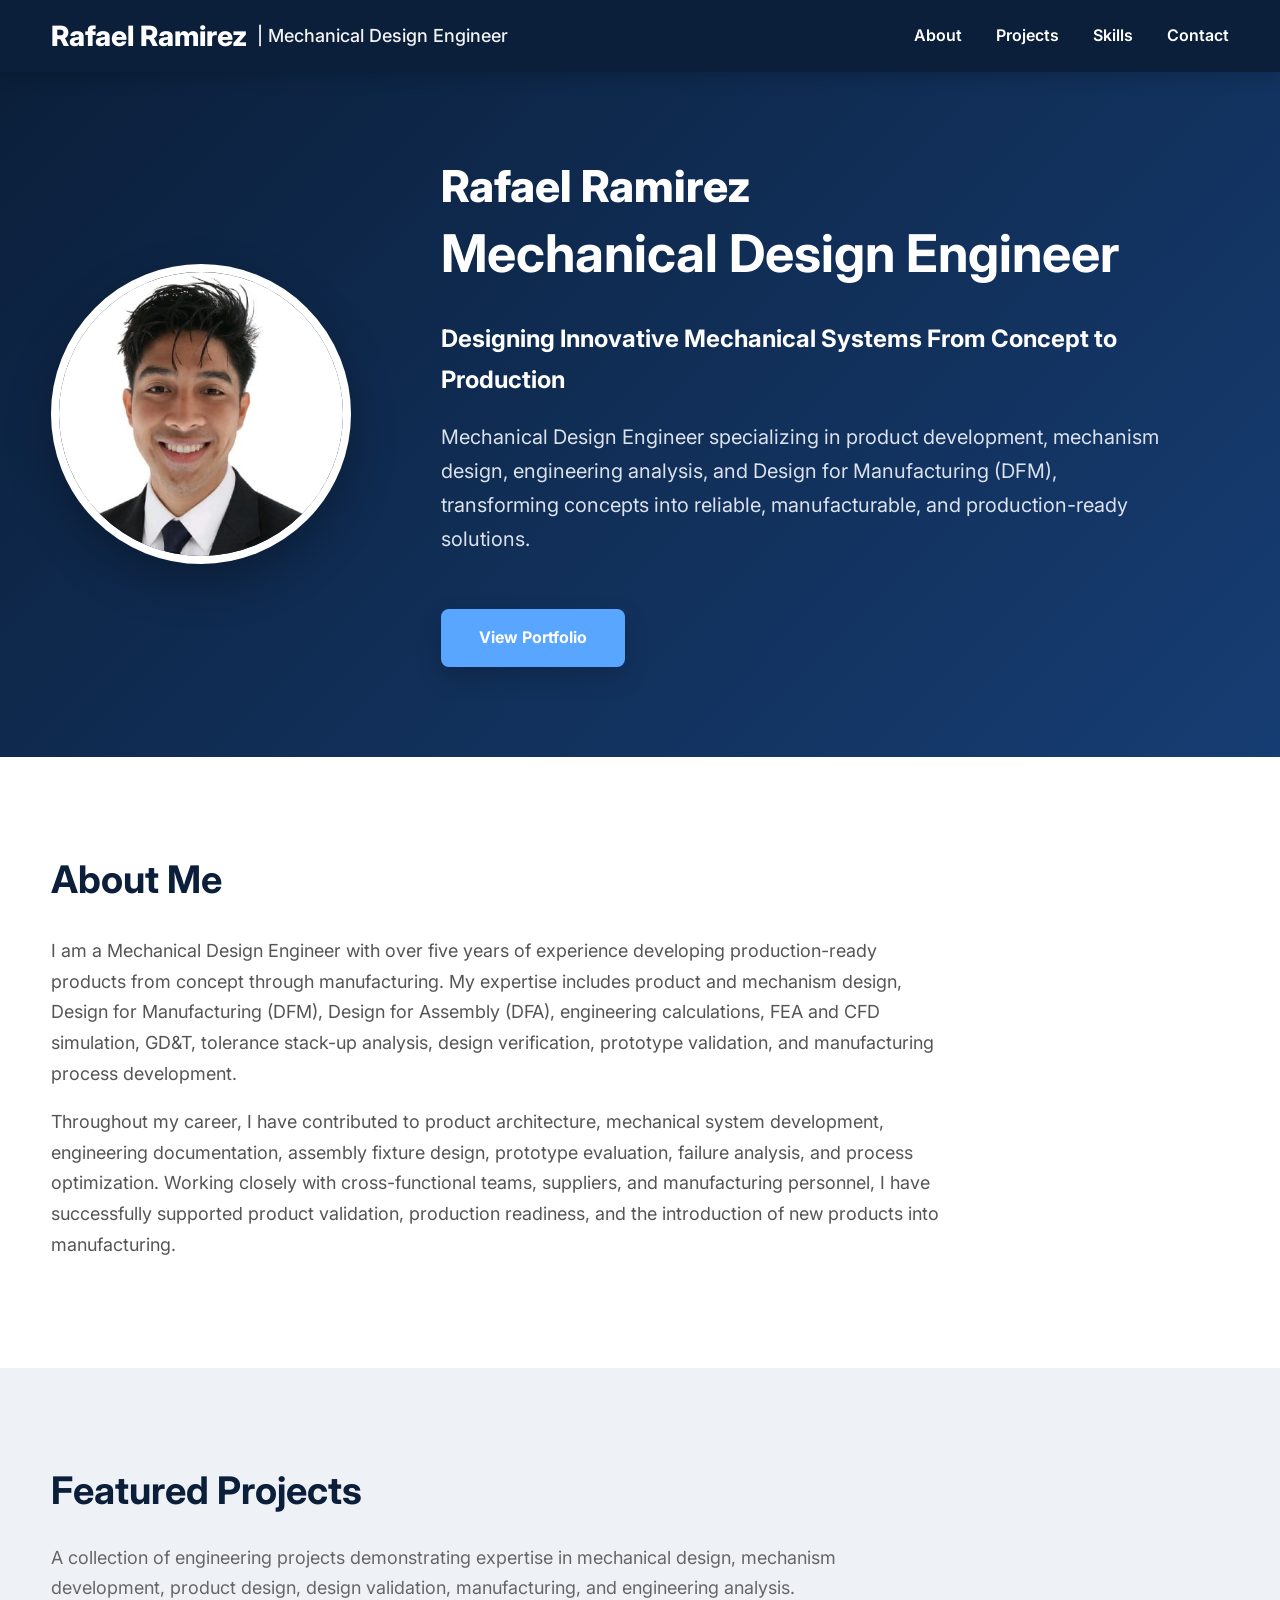
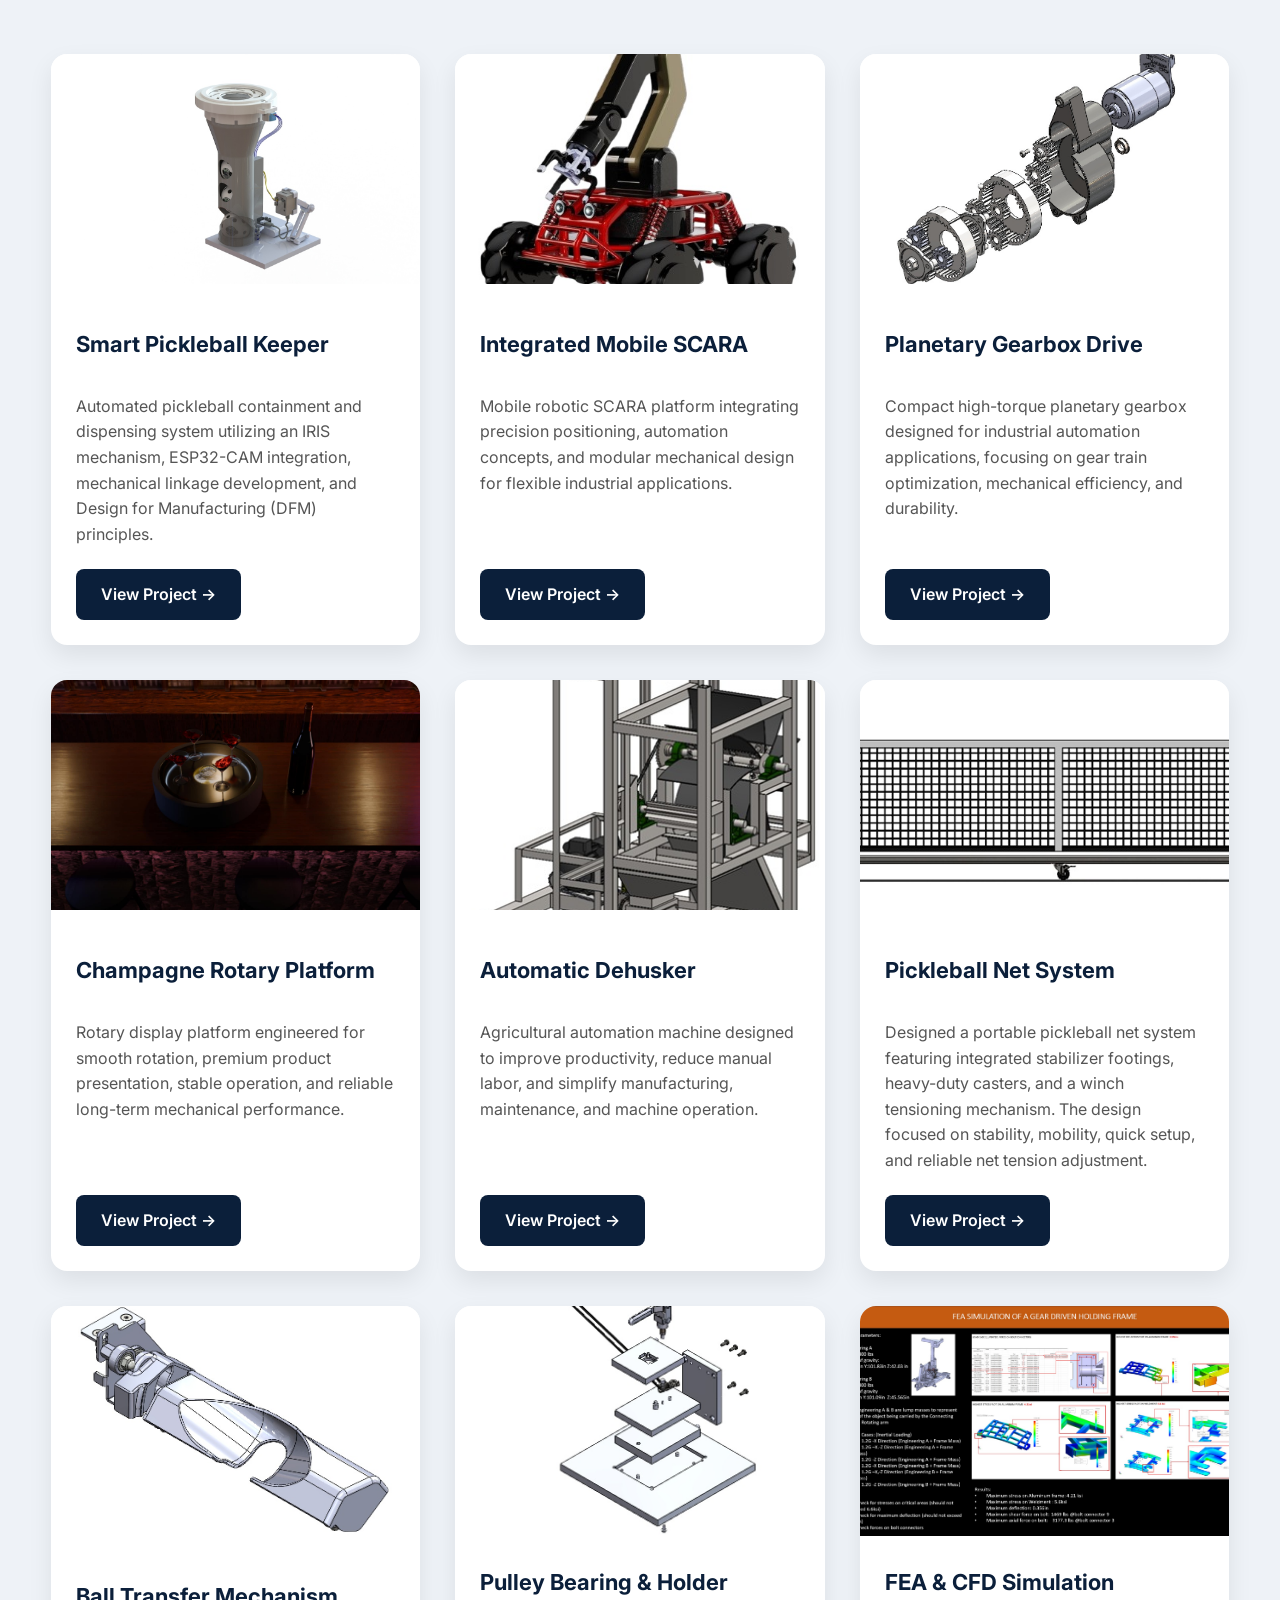
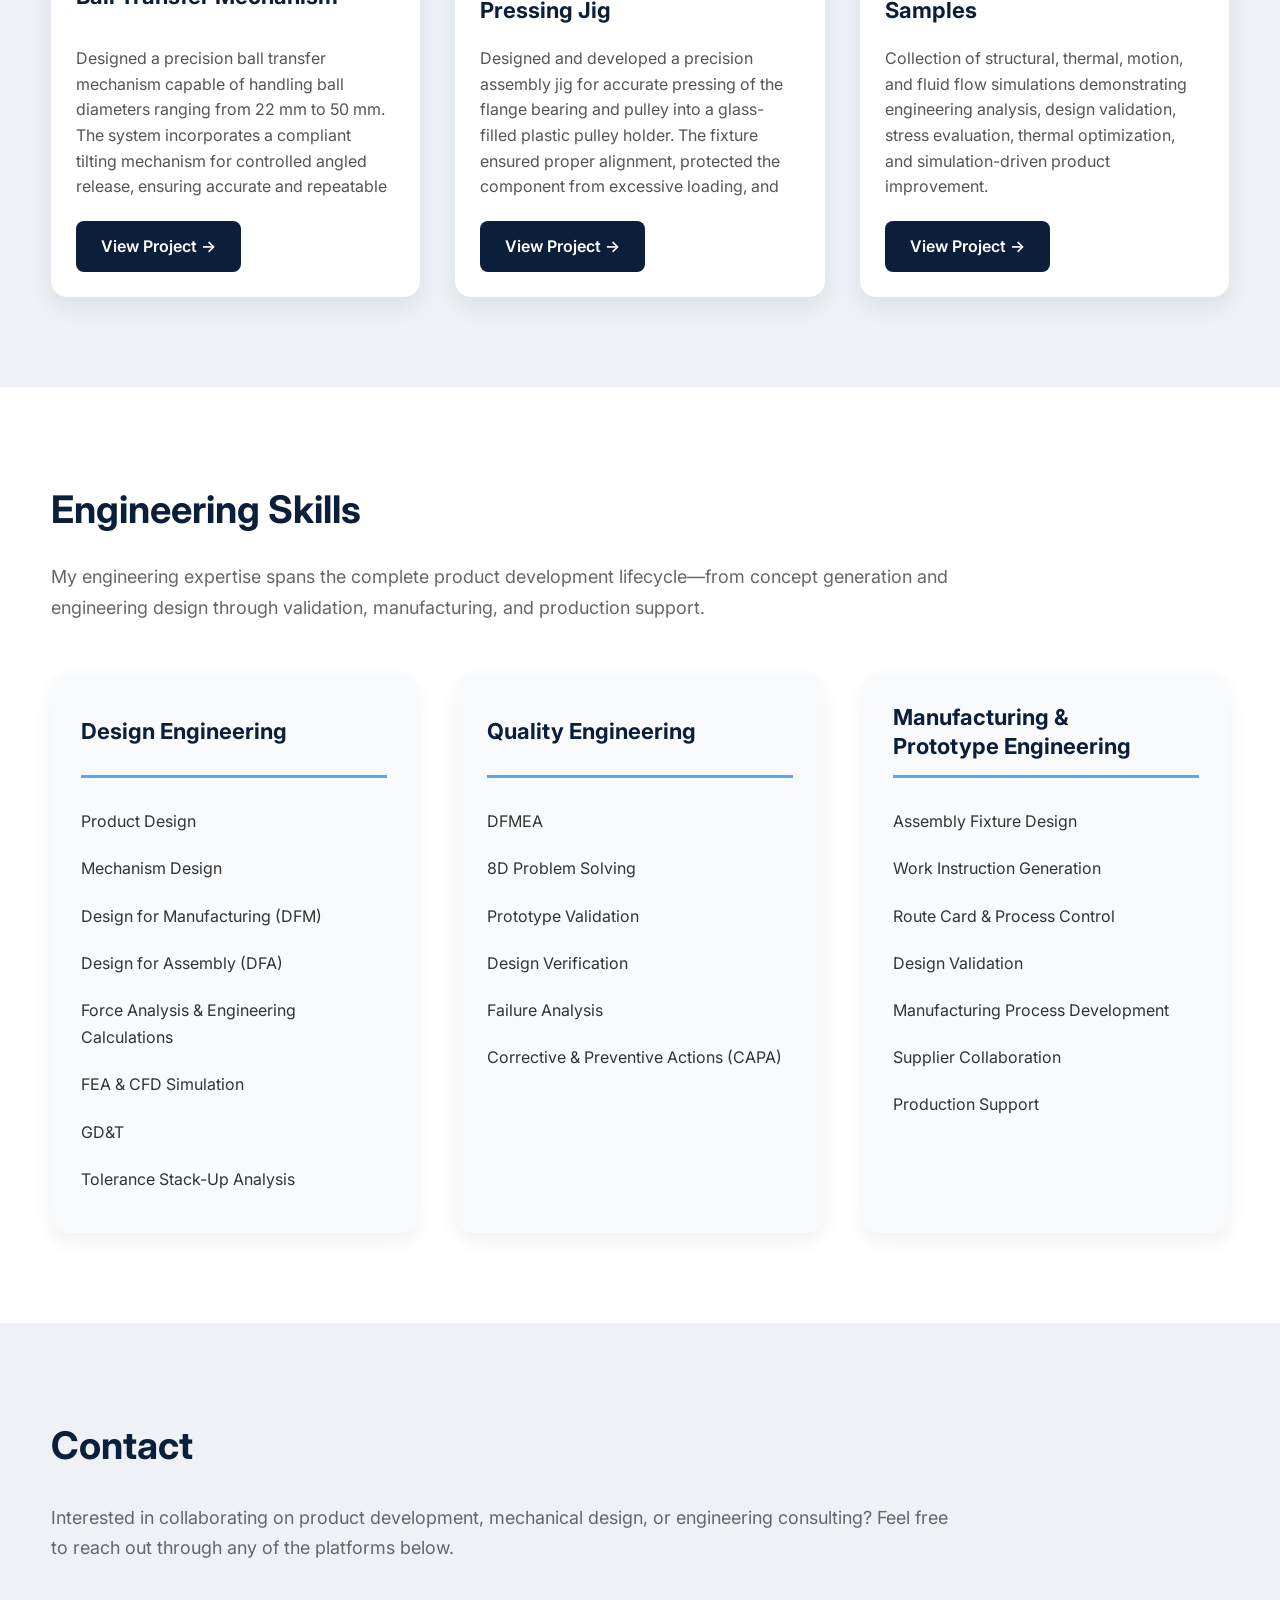
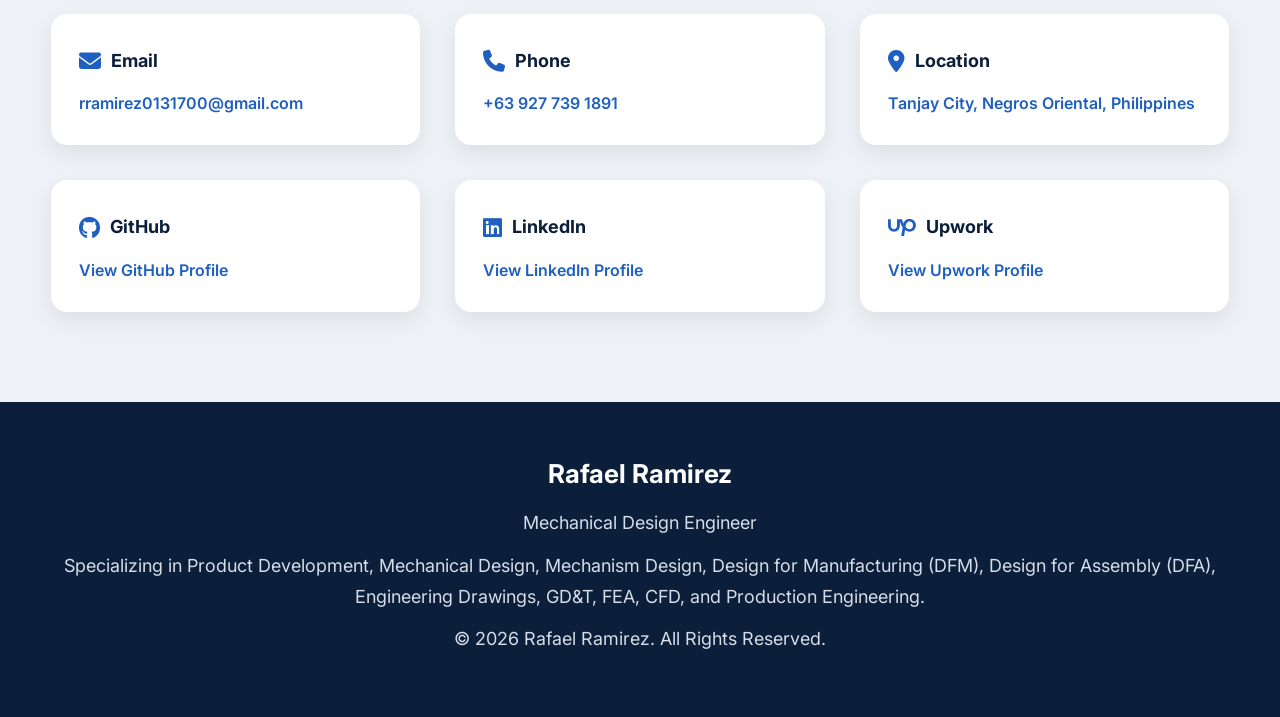
<file: index.html>
<!DOCTYPE html>
<html lang="en">

<head>

<meta charset="UTF-8">
<meta name="viewport" content="width=device-width, initial-scale=1.0">

<title>Rafael Ramirez | Mechanical Design Engineer</title>

<meta name="description"
content="Mechanical Design Engineer Portfolio of Rafael Ramirez specializing in Product Development, DFM, CAD, FEA, CFD, Mechanism Design, Research and Development.">

<!-- GOOGLE FONT -->
<link rel="preconnect" href="https://fonts.googleapis.com">

<link rel="preconnect" href="https://fonts.gstatic.com" crossorigin>

<link href="https://fonts.googleapis.com/css2?family=Inter:wght@300;400;500;600;700;800&display=swap" rel="stylesheet">


<!-- FONT AWESOME ICONS -->
<link rel="stylesheet" href="https://cdnjs.cloudflare.com/ajax/libs/font-awesome/6.5.2/css/all.min.css">


<!-- MAIN STYLE -->
<link rel="stylesheet" href="style.css">

</head>

<body>

<!-- ===========================
HEADER
============================ -->

<header>

    <div class="container">

        <div class="logo">

            <h1>
                Rafael Ramirez
                <span>| Mechanical Design Engineer</span>
            </h1>

        </div>

        <nav>

            <ul>

                <li><a href="#about">About</a></li>
                <li><a href="#projects">Projects</a></li>
                <li><a href="#skills">Skills</a></li>
                <li><a href="#contact">Contact</a></li>

            </ul>

        </nav>

    </div>

</header>

    
<!-- ===========================
HERO
============================ -->

<section class="hero">

<div class="container hero-content">


<div class="hero-image">

<img src="profile.jpg" alt="Rafael Ramirez">

</div>


<div class="hero-text">


<h1>
Rafael Ramirez
</h1>


<h2>
Mechanical Design Engineer
</h2>


<h3>
Designing Innovative Mechanical Systems From Concept to Production
</h3>


<p>

Mechanical Design Engineer specializing in product development, mechanism design, engineering analysis, and Design for Manufacturing (DFM), transforming concepts into reliable, manufacturable, and production-ready solutions.

</p>


<a href="#projects" class="btn">

View Portfolio

</a>


</div>


</div>

</section>





<!-- ===========================
ABOUT
============================ -->

<section id="about">

<div class="container">

<h2>About Me</h2>

<p>

I am a Mechanical Design Engineer with over five years of experience developing production-ready products from concept through manufacturing. My expertise includes product and mechanism design, Design for Manufacturing (DFM), Design for Assembly (DFA), engineering calculations, FEA and CFD simulation, GD&T, tolerance stack-up analysis, design verification, prototype validation, and manufacturing process development.

</p>

<p>

Throughout my career, I have contributed to product architecture, mechanical system development, engineering documentation, assembly fixture design, prototype evaluation, failure analysis, and process optimization. Working closely with cross-functional teams, suppliers, and manufacturing personnel, I have successfully supported product validation, production readiness, and the introduction of new products into manufacturing.

</p>

</div>

</section>





<!-- ===========================
PROJECTS
============================ -->

<section id="projects">

<div class="container">

<h2>

Featured Projects

</h2>

<p class="section-description">

A collection of engineering projects demonstrating expertise in
mechanical design,
mechanism development,
product design,
design validation,
manufacturing,
and engineering analysis.

</p>

<div class="project-grid">

<!-- ================================= -->

<div class="project-card">

    <img src="smart-pickleball.jpg"
         alt="Smart Pickleball Keeper">

    <div class="project-content">

        <h3>Smart Pickleball Keeper</h3>

        <p>
            Automated pickleball containment and dispensing system utilizing an
            IRIS mechanism, ESP32-CAM integration, mechanical linkage development,
            and Design for Manufacturing (DFM) principles.
        </p>

        <a href="Projects/Smart-Pickleball-Keeper/index.html"
           class="project-btn">

            View Project →

        </a>

    </div>

</div>





<!-- ================================= -->

<div class="project-card">

    <img src="scara.jpg"
         alt="Integrated Mobile SCARA">

    <div class="project-content">

        <h3>Integrated Mobile SCARA</h3>

        <p>
            Mobile robotic SCARA platform integrating precision positioning,
            automation concepts, and modular mechanical design for flexible
            industrial applications.
        </p>

        <a href="Projects/Integrated-Mobile-SCARA/index.html"
           class="project-btn">

            View Project →

        </a>

    </div>

</div>





<!-- ================================= -->

<div class="project-card">

    <img src="Planetary.jpg"
         alt="Planetary Gearbox Drive">

    <div class="project-content">

        <h3>Planetary Gearbox Drive</h3>

        <p>
            Compact high-torque planetary gearbox designed for industrial
            automation applications, focusing on gear train optimization,
            mechanical efficiency, and durability.
        </p>

        <a href="Projects/Planetary-Gearbox-Drive/index.html"
           class="project-btn">

            View Project →

        </a>

    </div>

</div>

    <!-- ================================= -->

<div class="project-card">

    <img src="Champagne.jpg"
         alt="Champagne Rotary Platform">

    <div class="project-content">

        <h3>Champagne Rotary Platform</h3>

        <p>
            Rotary display platform engineered for smooth rotation,
            premium product presentation, stable operation, and reliable
            long-term mechanical performance.
        </p>

        <a href="Projects/Champagne-Rotary-Platform/index.html"
           class="project-btn">

            View Project →

        </a>

    </div>

</div>





<!-- ================================= -->

<div class="project-card">

    <img src="Dehusker.jpg"
         alt="Automatic Dehusker">

    <div class="project-content">

        <h3>Automatic Dehusker</h3>

        <p>
            Agricultural automation machine designed to improve productivity,
            reduce manual labor, and simplify manufacturing, maintenance,
            and machine operation.
        </p>

        <a href="Projects/Automatic-Dehusker/index.html"
           class="project-btn">

            View Project →

        </a>

    </div>

</div>





<!-- ================================= -->

<div class="project-card">

    <img src="Pickleball net.jpg"
         alt="Pickleball Net System">

    <div class="project-content">

        <h3>Pickleball Net System</h3>

        <p>
            Designed a portable pickleball net system featuring integrated
            stabilizer footings, heavy-duty casters, and a winch tensioning
            mechanism. The design focused on stability, mobility, quick setup,
            and reliable net tension adjustment.
        </p>

        <a href="Projects/Pickleball-Net-System/index.html"
           class="project-btn">

            View Project →

        </a>

    </div>

</div>




<!-- ================================= -->

<div class="project-card">

    <img src="Ball.jpg"
         alt="Ball Transfer Mechanism">

    <div class="project-content">

        <h3>Ball Transfer Mechanism</h3>

        <p>
            Designed a precision ball transfer mechanism capable of handling
            ball diameters ranging from 22 mm to 50 mm. The system incorporates
            a compliant tilting mechanism for controlled angled release,
            ensuring accurate and repeatable transfer with gentle handling.
        </p>

        <a href="Projects/Ball-Transfer-Mechanism/index.html"
           class="project-btn">

            View Project →

        </a>

    </div>

</div>





<!-- ================================= -->

<div class="project-card">

    <img src="Kicker.jpg"
         alt="Pulley Bearing and Holder Pressing Jig">

    <div class="project-content">

        <h3>Pulley Bearing & Holder Pressing Jig</h3>

        <p>
            Designed and developed a precision assembly jig for accurate
            pressing of the flange bearing and pulley into a glass-filled
            plastic pulley holder. The fixture ensured proper alignment,
            protected the component from excessive loading, and prevented
            cracking during assembly.
        </p>

        <a href="Projects/Front-pulley-bearing/index.html"
           class="project-btn">

            View Project →

        </a>

    </div>

</div>





<!-- ================================= -->

<div class="project-card">

    <img src="FEA.jpg"
         alt="FEA and CFD Simulation Samples">

    <div class="project-content">

        <h3>FEA & CFD Simulation Samples</h3>

        <p>
            Collection of structural, thermal, motion, and fluid flow
            simulations demonstrating engineering analysis, design validation,
            stress evaluation, thermal optimization, and simulation-driven
            product improvement.
        </p>

        <a href="Projects/FEA-CFD-Simulation-Samples/index.html"
           class="project-btn">

            View Project →

        </a>

    </div>

</div>

</div>

</section>


<!-- ===========================
SKILLS
============================ -->

<section id="skills">

    <div class="container">

        <h2>Engineering Skills</h2>

        <p class="section-description">
            My engineering expertise spans the complete product development lifecycle—from concept generation and engineering design through validation, manufacturing, and production support.
        </p>

        <div class="skills-table">

            <!-- ===================== -->
            <!-- DESIGN ENGINEERING -->
            <!-- ===================== -->

            <div class="skills-column">

                <h3>Design Engineering</h3>

                <ul>
                    <li>Product Design</li>
                    <li>Mechanism Design</li>
                    <li>Design for Manufacturing (DFM)</li>
                    <li>Design for Assembly (DFA)</li>
                    <li>Force Analysis &amp; Engineering Calculations</li>
                    <li>FEA &amp; CFD Simulation</li>
                    <li>GD&amp;T</li>
                    <li>Tolerance Stack-Up Analysis</li>
                </ul>

            </div>

            <!-- ===================== -->
            <!-- QUALITY ENGINEERING -->
            <!-- ===================== -->

            <div class="skills-column">

                <h3>Quality Engineering</h3>

                <ul>
                    <li>DFMEA</li>
                    <li>8D Problem Solving</li>
                    <li>Prototype Validation</li>
                    <li>Design Verification</li>
                    <li>Failure Analysis</li>
                    <li>Corrective &amp; Preventive Actions (CAPA)</li>
                </ul>

            </div>

            <!-- ===================== -->
            <!-- MANUFACTURING & PROTOTYPE ENGINEERING -->
            <!-- ===================== -->

            <div class="skills-column">

                <h3>
    Manufacturing &amp;<br>
    Prototype Engineering
</h3>

                <ul>
                    <li>Assembly Fixture Design</li>
                    <li>Work Instruction Generation</li>
                    <li>Route Card &amp; Process Control</li>
                    <li>Design Validation</li>
                    <li>Manufacturing Process Development</li>
                    <li>Supplier Collaboration</li>
                    <li>Production Support</li>
                </ul>

            </div>

        </div>

    </div>

</section>




<!-- ===========================
CONTACT
============================ -->

<section id="contact">

    <div class="container">

        <h2>Contact</h2>

        <p class="section-description">
            Interested in collaborating on product development, mechanical design, or engineering consulting? Feel free to reach out through any of the platforms below.
        </p>

        <div class="contact-info">


<!-- EMAIL -->
<div class="contact-card">

    <strong>
        <i class="fa-solid fa-envelope"></i>
        Email
    </strong>

    <a href="mailto:rramirez0131700@gmail.com">
        rramirez0131700@gmail.com
    </a>

</div>



<!-- PHONE -->
<div class="contact-card">

    <strong>
        <i class="fa-solid fa-phone"></i>
        Phone
    </strong>

    <a href="tel:+639277391891">
        +63 927 739 1891
    </a>

</div>



<!-- LOCATION -->
<div class="contact-card">

    <strong>
        <i class="fa-solid fa-location-dot"></i>
        Location
    </strong>

    <a href="https://maps.google.com/?q=Tanjay+City+Negros+Oriental+Philippines"
       target="_blank"
       rel="noopener noreferrer">

        Tanjay City, Negros Oriental, Philippines

    </a>

</div>



<!-- GITHUB -->
<div class="contact-card">

    <strong>
        <i class="fa-brands fa-github"></i>
        GitHub
    </strong>

    <a href="https://github.com/rramirez0131700"
       target="_blank"
       rel="noopener noreferrer">

        View GitHub Profile

    </a>

</div>



<!-- LINKEDIN -->
<div class="contact-card">

    <strong>
        <i class="fa-brands fa-linkedin"></i>
        LinkedIn
    </strong>

    <a href="https://www.linkedin.com/in/rafael-ramirez-45714a26a/"
       target="_blank"
       rel="noopener noreferrer">

        View LinkedIn Profile

    </a>

</div>



<!-- UPWORK -->
<div class="contact-card">

    <strong>
        <i class="fa-brands fa-upwork"></i>
        Upwork
    </strong>

    <a href="https://www.upwork.com/freelancers/rafaelr49"
       target="_blank"
       rel="noopener noreferrer">

        View Upwork Profile

    </a>

</div>


</div>

    </div>

</section>





<!-- ===========================
FOOTER
============================ -->

<footer>

<div class="container">

<h3>Rafael Ramirez</h3>

<p>
Mechanical Design Engineer
</p>

<p>
Specializing in Product Development,
Mechanical Design,
Mechanism Design,
Design for Manufacturing (DFM),
Design for Assembly (DFA),
Engineering Drawings,
GD&amp;T,
FEA,
CFD,
and Production Engineering.
</p>

<p>
© 2026 Rafael Ramirez.
All Rights Reserved.
</p>

</div>

</footer>

<script src="script.js"></script>

</body>

</html>
</file>
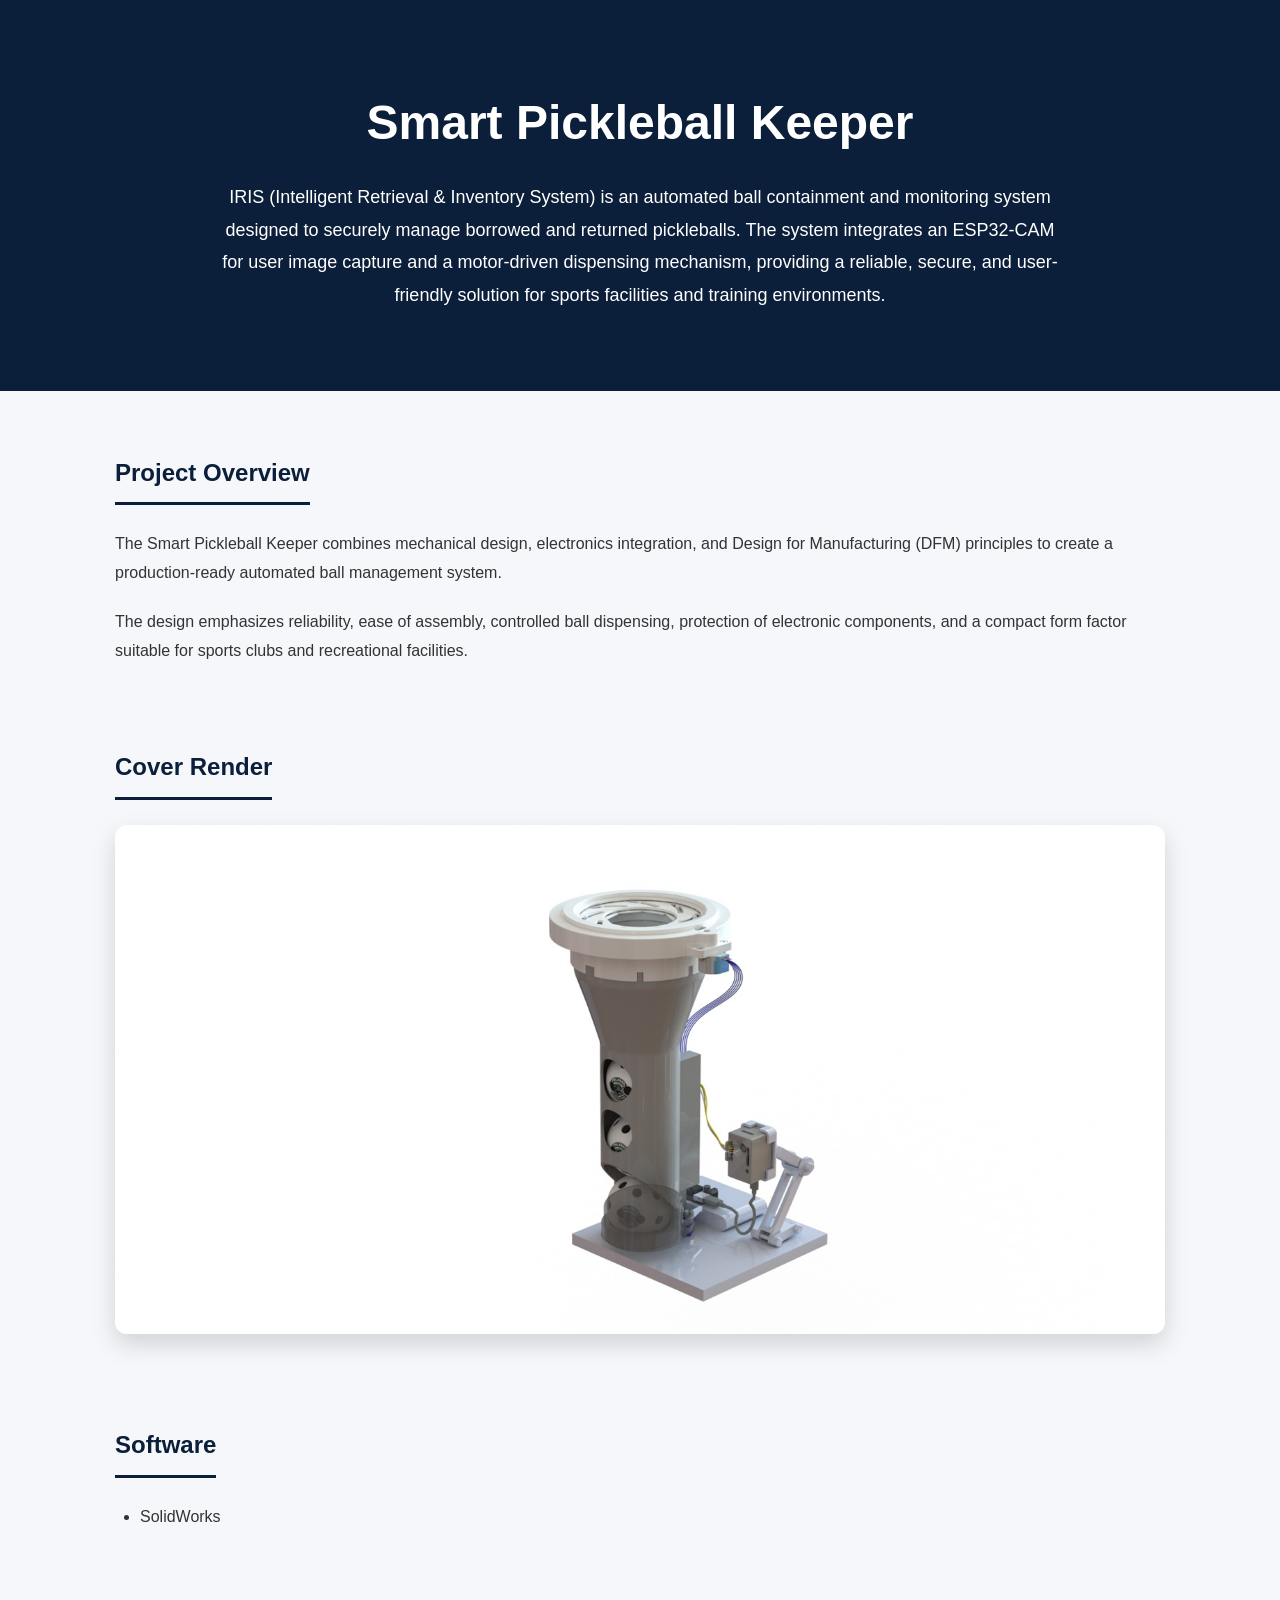
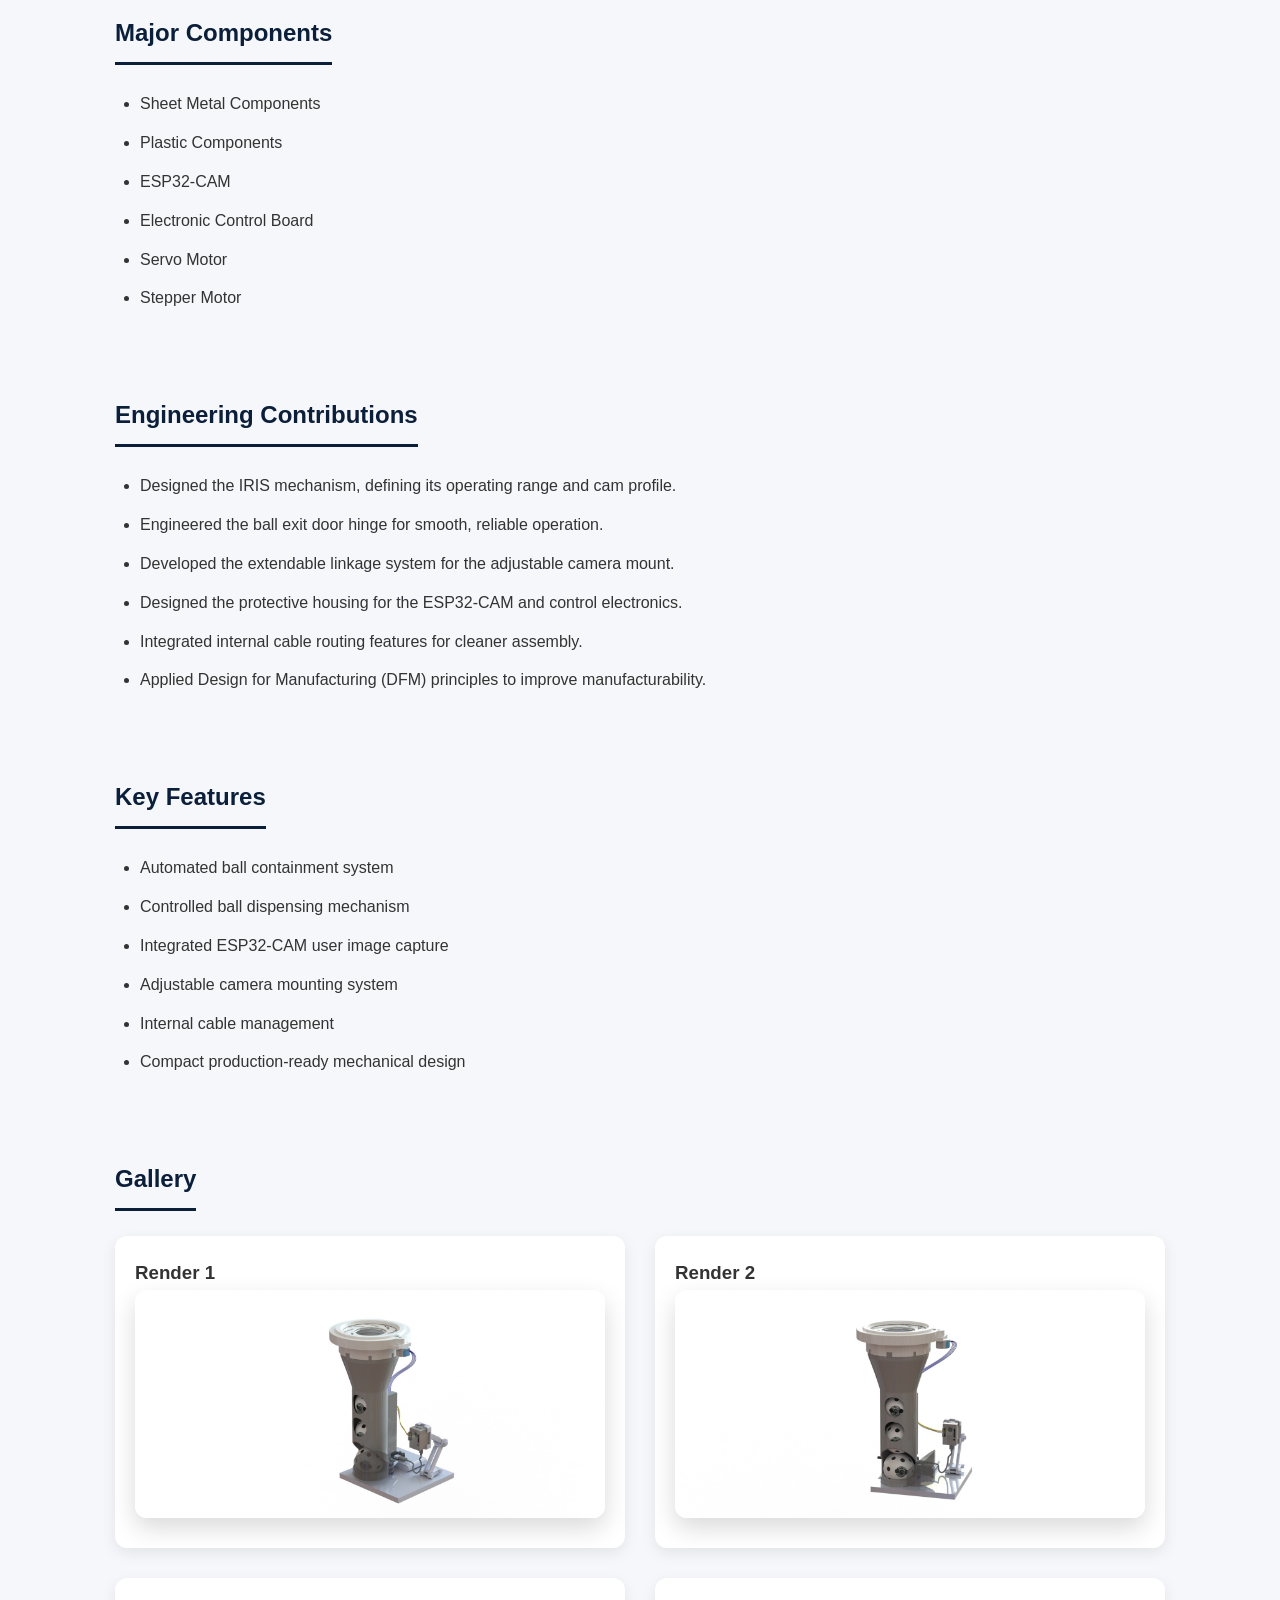
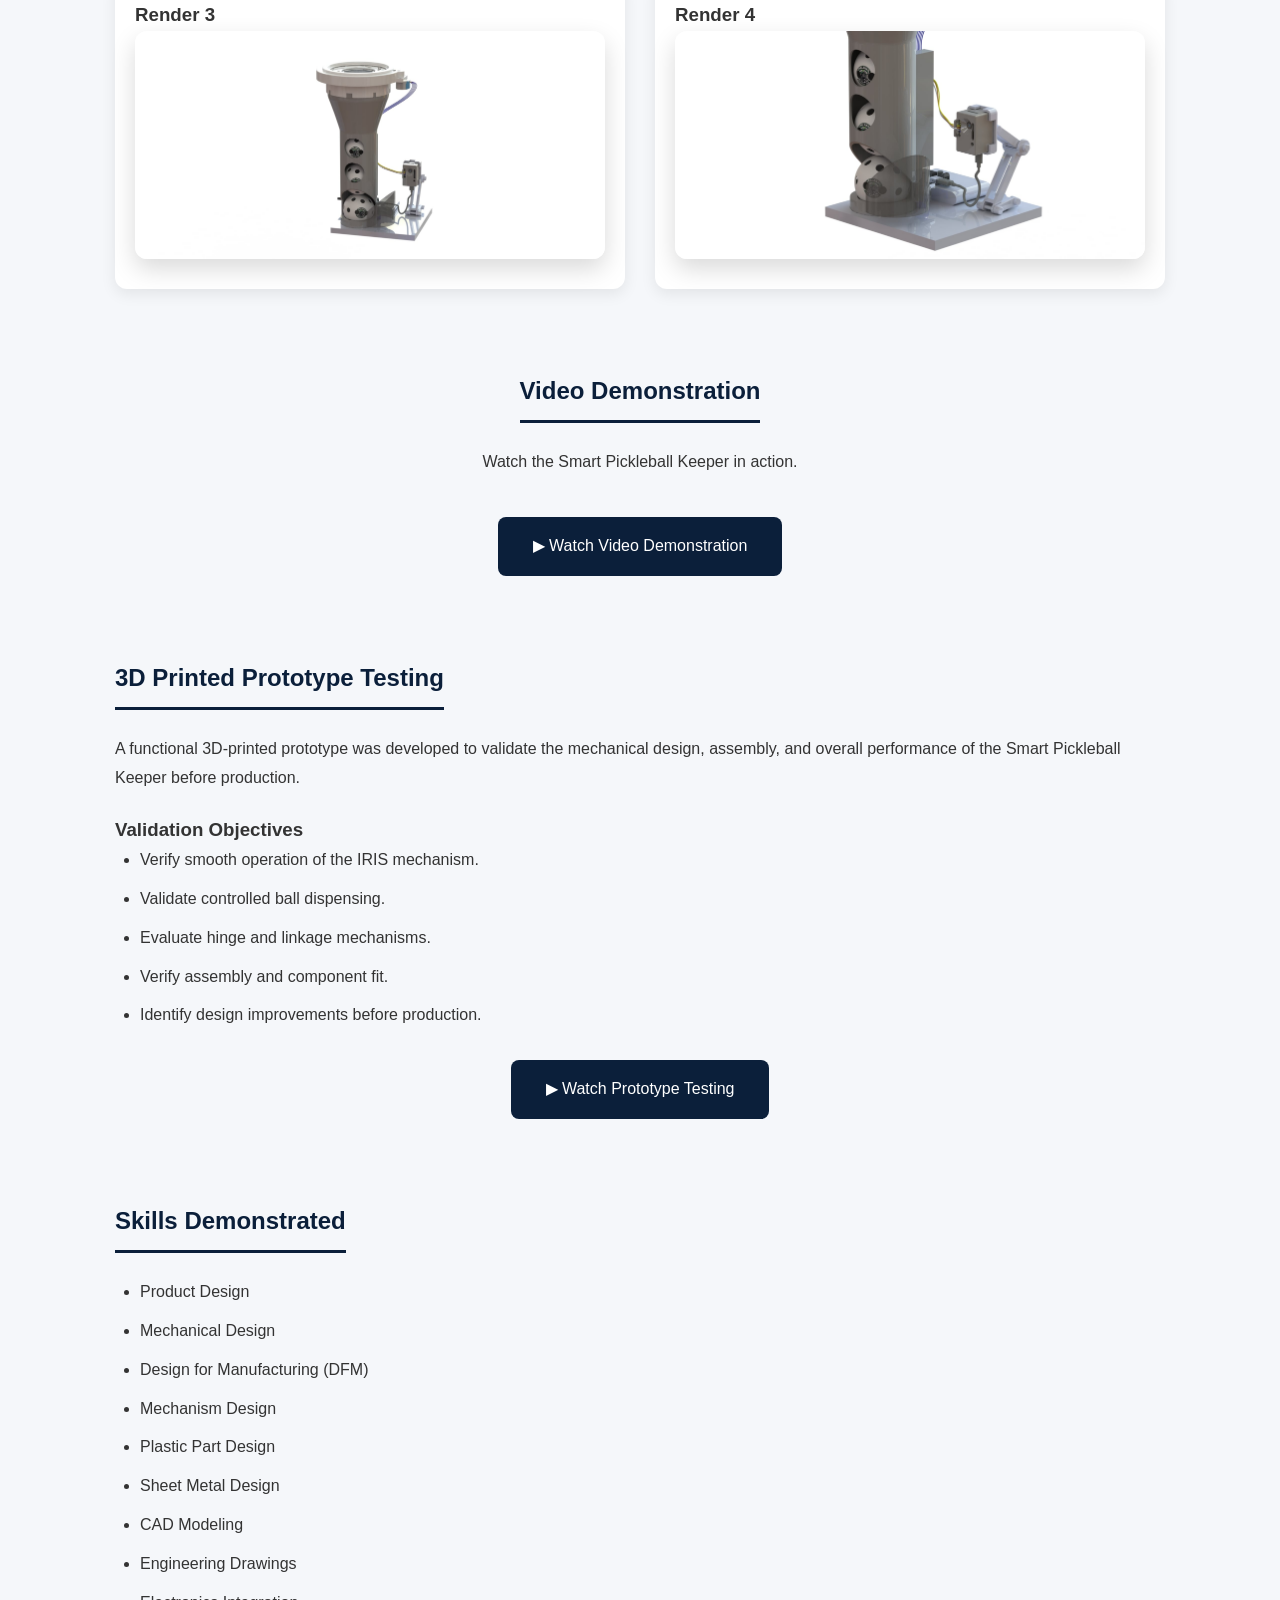
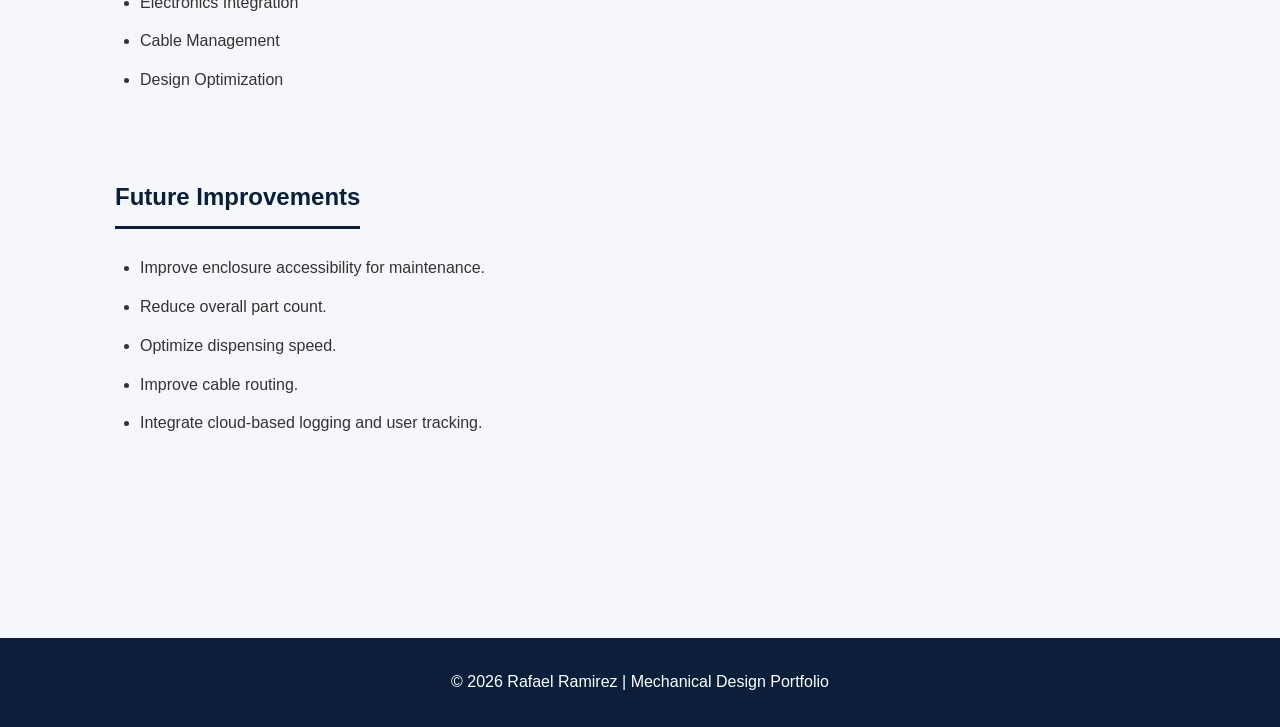
<file: Projects/Smart-Pickleball-Keeper/index.html>
<!DOCTYPE html>
<html lang="en">

<head>

<meta charset="UTF-8">
<meta name="viewport" content="width=device-width, initial-scale=1.0">

<title>Smart Pickleball Keeper | Rafael Ramirez</title>

<style>

*{
    margin:0;
    padding:0;
    box-sizing:border-box;
}

body{
    font-family:Arial, Helvetica, sans-serif;
    background:#f5f7fa;
    color:#333;
    line-height:1.8;
}

header{
    background:#0b1f3a;
    color:white;
    text-align:center;
    padding:80px 20px;
}

header h1{
    font-size:48px;
    margin-bottom:15px;
}

header p{
    max-width:850px;
    margin:auto;
    font-size:18px;
}

.container{
    max-width:1100px;
    margin:auto;
    padding:60px 25px;
}

section{
    margin-bottom:80px;
}

h2{
    color:#0b1f3a;
    margin-bottom:25px;
    border-bottom:3px solid #0b1f3a;
    display:inline-block;
    padding-bottom:8px;
}

p{
    margin-bottom:20px;
}

ul{
    padding-left:25px;
}

li{
    margin-bottom:10px;
}

img{
    width:100%;
    border-radius:12px;
    box-shadow:0 10px 25px rgba(0,0,0,.15);
}

.gallery{
    display:grid;
    grid-template-columns:repeat(auto-fit,minmax(400px,1fr));
    gap:30px;
}

.card{
    background:white;
    padding:20px;
    border-radius:12px;
    box-shadow:0 5px 15px rgba(0,0,0,.08);
}

.video{
    text-align:center;
}

.button{
    display:inline-block;
    background:#0b1f3a;
    color:white;
    text-decoration:none;
    padding:15px 35px;
    border-radius:8px;
    margin-top:20px;
    transition:.3s;
}

.button:hover{
    background:#17437c;
}

footer{
    background:#0b1f3a;
    color:white;
    text-align:center;
    padding:30px;
    margin-top:60px;
}

</style>

</head>

<body>

<header>

<h1> Smart Pickleball Keeper</h1>

<p>

IRIS (Intelligent Retrieval & Inventory System) is an automated ball containment and monitoring system designed to securely manage borrowed and returned pickleballs. The system integrates an ESP32-CAM for user image capture and a motor-driven dispensing mechanism, providing a reliable, secure, and user-friendly solution for sports facilities and training environments.

</p>

</header>

<div class="container">

<section>

<h2>Project Overview</h2>

<p>

The Smart Pickleball Keeper combines mechanical design, electronics integration, and Design for Manufacturing (DFM) principles to create a production-ready automated ball management system.

</p>

<p>

The design emphasizes reliability, ease of assembly, controlled ball dispensing, protection of electronic components, and a compact form factor suitable for sports clubs and recreational facilities.

</p>

</section>

<section>

<h2>Cover Render</h2>

<img src="RENDERED IMAGE 1.jpg" alt="Cover Render">

</section>

<section>

<h2>Software</h2>

<ul>
<li>SolidWorks</li>
</ul>

</section>

<section>

<h2>Major Components</h2>

<ul>

<li>Sheet Metal Components</li>

<li>Plastic Components</li>

<li>ESP32-CAM</li>

<li>Electronic Control Board</li>

<li>Servo Motor</li>

<li>Stepper Motor</li>

</ul>

</section>

<section>

<h2>Engineering Contributions</h2>

<ul>

<li>Designed the IRIS mechanism, defining its operating range and cam profile.</li>

<li>Engineered the ball exit door hinge for smooth, reliable operation.</li>

<li>Developed the extendable linkage system for the adjustable camera mount.</li>

<li>Designed the protective housing for the ESP32-CAM and control electronics.</li>

<li>Integrated internal cable routing features for cleaner assembly.</li>

<li>Applied Design for Manufacturing (DFM) principles to improve manufacturability.</li>

</ul>

</section>

<section>

<h2>Key Features</h2>

<ul>

<li>Automated ball containment system</li>

<li>Controlled ball dispensing mechanism</li>

<li>Integrated ESP32-CAM user image capture</li>

<li>Adjustable camera mounting system</li>

<li>Internal cable management</li>

<li>Compact production-ready mechanical design</li>

</ul>

</section>

<section>

<h2>Gallery</h2>

<div class="gallery">

<div class="card">

<h3>Render 1</h3>

<img src="RENDERED IMAGE 1.jpg">

</div>

<div class="card">

<h3>Render 2</h3>

<img src="RENDERED IMAGE 2.jpg">

</div>

<div class="card">

<h3>Render 3</h3>

<img src="RENDERED IMAGE 3.jpg">

</div>

<div class="card">

<h3>Render 4</h3>

<img src="RENDERED IMAGE 4.jpg">

</div>

</div>

</section>

<section class="video">

<h2>Video Demonstration</h2>

<p>

Watch the Smart Pickleball Keeper in action.

</p>

<a class="button" href="Video Demo.mp4">

▶ Watch Video Demonstration

</a>

</section>

<section>

<h2>3D Printed Prototype Testing</h2>

<p>

A functional 3D-printed prototype was developed to validate the mechanical design, assembly, and overall performance of the Smart Pickleball Keeper before production.

</p>

<h3>Validation Objectives</h3>

<ul>

<li>Verify smooth operation of the IRIS mechanism.</li>

<li>Validate controlled ball dispensing.</li>

<li>Evaluate hinge and linkage mechanisms.</li>

<li>Verify assembly and component fit.</li>

<li>Identify design improvements before production.</li>

</ul>

<div class="video">

<a class="button" href="Testing Demo.mp4">

▶ Watch Prototype Testing

</a>

</div>

</section>

<section>

<h2>Skills Demonstrated</h2>

<ul>

<li>Product Design</li>

<li>Mechanical Design</li>

<li>Design for Manufacturing (DFM)</li>

<li>Mechanism Design</li>

<li>Plastic Part Design</li>

<li>Sheet Metal Design</li>

<li>CAD Modeling</li>

<li>Engineering Drawings</li>

<li>Electronics Integration</li>

<li>Cable Management</li>

<li>Design Optimization</li>

</ul>

</section>

<section>

<h2>Future Improvements</h2>

<ul>

<li>Improve enclosure accessibility for maintenance.</li>

<li>Reduce overall part count.</li>

<li>Optimize dispensing speed.</li>

<li>Improve cable routing.</li>

<li>Integrate cloud-based logging and user tracking.</li>

</ul>

</section>

</div>

<footer>

© 2026 Rafael Ramirez | Mechanical Design Portfolio

</footer>

</body>

</html>
</file>
<file: style.css>
/* ==========================================================
   RAFAEL RAMIREZ PORTFOLIO
   PART 1
   RESET • GLOBAL • HEADER • HERO • ABOUT
========================================================== */

/* ==========================================================
   RESET
========================================================== */

*{
    margin:0;
    padding:0;
    box-sizing:border-box;
}

html{
    scroll-behavior:smooth;
}

body{

    font-family:'Inter',sans-serif;

    background:#f5f7fa;

    color:#222;

    line-height:1.7;

    overflow-x:hidden;

}

/* ==========================================================
   GLOBAL
========================================================== */

.container{

    width:min(92%,1200px);

    margin:auto;

}

section{

    padding:90px 0;

}

img{

    max-width:100%;

    display:block;

}

a{

    text-decoration:none;

    color:inherit;

}

ul{

    list-style:none;

}

/* ==========================================================
   TYPOGRAPHY
========================================================== */

h1{

    font-size:44px;

    font-weight:800;

    line-height:1.1;

}

h2{

    font-size:38px;

    color:#0b1f3a;

    margin-bottom:25px;

    font-weight:700;

}

h3{

    font-size:24px;

    font-weight:700;

    color:#0b1f3a;

}

p{

    color:#555;

    font-size:18px;

    margin-bottom:18px;

}

/* ==========================================================
   HEADER
========================================================== */

header{

    position:sticky;

    top:0;

    z-index:9999;

    background:#0b1f3a;

    box-shadow:0 4px 18px rgba(0,0,0,.18);

}

header .container{

    display:flex;

    justify-content:space-between;

    align-items:center;

    height:72px;

}

/* ==========================================================
   LOGO
========================================================== */

.logo{

    display:flex;

    align-items:center;

    flex-shrink:0;

}

.logo h1{

    display:flex;

    align-items:center;

    gap:10px;

    margin:0;

    font-size:28px;

    font-weight:800;

    color:#ffffff;

    white-space:nowrap;

}

.logo h1 span{

    font-size:18px;

    font-weight:500;

    color:#ffffff;

    opacity:.95;

}

/* ==========================================================
   NAVIGATION
========================================================== */

nav{

    margin-left:auto;

}

nav ul{

    display:flex;

    align-items:center;

    gap:34px;

}

nav li{

    list-style:none;

}

nav a{

    color:#ffffff;

    font-size:16px;

    font-weight:600;

    position:relative;

    transition:.30s ease;

}

nav a::after{

    content:"";

    position:absolute;

    left:0;

    bottom:-6px;

    width:0;

    height:2px;

    background:#58a6ff;

    transition:.30s;

}

nav a:hover{

    color:#58a6ff;

}

nav a:hover::after{

    width:100%;

}

/* ==========================================================
   HERO
========================================================== */

.hero{

    background:linear-gradient(135deg,#0b1f3a,#163d73);

    color:#ffffff;

}

.hero-content{

    display:flex;

    justify-content:space-between;

    align-items:center;

    gap:70px;

}

.hero-text{

    flex:1;

}

.hero-text h2{

    color:#ffffff;

    font-size:52px;

    margin-bottom:20px;

}

.hero-text h3{

    color:#ffffff;

    margin-bottom:20px;

}

.hero-text p{

    color:#dbe2ec;

    font-size:20px;

    max-width:720px;

}

.hero-image{

    flex:0 0 320px;

}

.hero-image img{

    width:300px;

    height:300px;

    object-fit:cover;

    border-radius:50%;

    border:8px solid #ffffff;

    box-shadow:0 20px 45px rgba(0,0,0,.28);

}

/* ==========================================================
   BUTTON
========================================================== */

.btn{

    display:inline-block;

    margin-top:35px;

    padding:15px 38px;

    background:#58a6ff;

    color:#ffffff;

    border-radius:8px;

    font-weight:700;

    transition:.30s ease;

    box-shadow:0 10px 25px rgba(0,0,0,.18);

}

.btn:hover{

    background:#2d7fe7;

    transform:translateY(-3px);

    box-shadow:0 18px 35px rgba(0,0,0,.25);

}

/* ==========================================================
   ABOUT
========================================================== */

#about{

    background:#ffffff;

}

.section-description{

    max-width:900px;

    color:#666;

    margin-bottom:45px;

}

#about p{

    max-width:900px;

}
/* ==========================================================
   PART 2
   PROJECTS • SKILLS
========================================================== */


/* ==========================================================
   PROJECTS
========================================================== */

#projects{

    background:#eef2f7;

}


/* PROJECT GRID */

.project-grid{

    display:grid;

    grid-template-columns:repeat(3,1fr);

    gap:35px;

    margin-top:50px;

    align-items:stretch;

}



/* PROJECT CARD */

.project-card{

    background:#ffffff;

    border-radius:16px;

    overflow:hidden;

    box-shadow:0 10px 25px rgba(0,0,0,.08);

    display:flex;

    flex-direction:column;

    height:100%;

    transition:.35s ease;

}


.project-card:hover{

    transform:translateY(-8px);

    box-shadow:0 20px 40px rgba(11,31,58,.18);

}



/* PROJECT IMAGE */

.project-card img{

    width:100%;

    height:230px;

    object-fit:cover;

}



/* PROJECT CONTENT */

.project-content{

    padding:25px;

    display:flex;

    flex-direction:column;

    flex:1;

}



/* TITLE ALIGNMENT */

.project-content h3{

    font-size:22px;

    color:#0b1f3a;

    line-height:1.3;

    height:70px;

    display:flex;

    align-items:center;

    margin-bottom:15px;

}



/* DESCRIPTION ALIGNMENT */

.project-content p{

    font-size:16px;

    color:#555;

    line-height:1.6;

    height:150px;

    overflow:hidden;

    margin-bottom:25px;

}



/* BUTTON ALIGNMENT */

.project-btn{

    margin-top:auto;

    align-self:flex-start;

    display:inline-flex;

    align-items:center;

    justify-content:center;

    padding:12px 25px;

    background:#0b1f3a;

    color:#ffffff;

    border-radius:8px;

    font-weight:600;

    transition:.35s ease;

}


.project-btn:hover{

    background:#1f5fbf;

    transform:translateX(5px);

}

/* ==========================================================
   SKILLS
========================================================== */

#skills{

    background:#ffffff;

}

.skills-table{

    display:grid;

    grid-template-columns:repeat(3,1fr);

    gap:40px;

    margin-top:50px;

}

.skills-column{

    background:#f8fafc;

    border-radius:16px;

    padding:30px;

    box-shadow:0 8px 20px rgba(0,0,0,.06);

    transition:.3s ease;

    display:flex;

    flex-direction:column;

}

.skills-column:hover{

    transform:translateY(-5px);

    box-shadow:0 18px 35px rgba(0,0,0,.12);

}

.skills-column h3{

    font-size:22px;

    color:#0b1f3a;

    margin-bottom:20px;

    padding-bottom:15px;

    border-bottom:3px solid #58a6ff;

    line-height:1.3;

    height:75px;

    display:flex;

    align-items:center;

}

.skills-column ul{

    flex:1;

}

.skills-column li{

    list-style:none;

    padding:10px 0;

    color:#333;

    font-size:16px;

    transition:.25s;

}

.skills-column li:hover{

    color:#1f5fbf;

    transform:translateX(6px);

}

/* ==========================================================
   SECTION SPACING
========================================================== */

#projects h2,
#skills h2{

    margin-bottom:20px;

}

#projects .section-description,
#skills .section-description{

    margin-bottom:50px;

}
/* ==========================================================
   PART 3
   CONTACT • FOOTER • ANIMATIONS
========================================================== */

/* ==========================================================
   CONTACT
========================================================== */

#contact{

    background:#eef2f7;

}

#contact .section-description{

    max-width:900px;

    margin-bottom:50px;

    color:#666;

}

/* ---------- CONTACT GRID ---------- */

.contact-info{

    display:grid;

    grid-template-columns:repeat(3,1fr);

    gap:35px;

    margin-top:45px;

}

/* ---------- CONTACT CARD ---------- */

.contact-card{

    background:#ffffff;

    padding:28px;

    border-radius:16px;

    box-shadow:0 8px 22px rgba(0,0,0,.08);

    transition:all .35s ease;

    border-top:4px solid transparent;

}

.contact-card:hover{

    transform:translateY(-8px);

    border-top:4px solid #1f5fbf;

    box-shadow:0 20px 40px rgba(11,31,58,.16);

}

.contact-card strong{

    display:flex;

    align-items:center;

    gap:10px;

    margin-bottom:14px;

    color:#0b1f3a;

    font-size:18px;

}

.contact-card i{

    color:#1f5fbf;

    font-size:22px;

    transition:.35s;

}

.contact-card:hover i{

    transform:rotate(10deg) scale(1.15);

}

.contact-card a{

    color:#1f5fbf;

    font-weight:600;

    transition:.3s;

}

.contact-card a:hover{

    color:#58a6ff;

}

/* ==========================================================
   FOOTER
========================================================== */

footer{

    background:#0b1f3a;

    color:#ffffff;

    padding:50px 0;

    text-align:center;

}

footer h3{

    color:#ffffff;

    margin-bottom:12px;

    font-size:26px;

}

footer p{

    color:#d6dde8;

    margin-bottom:12px;

}

.footer-links{

    display:flex;

    justify-content:center;

    gap:25px;

    margin:25px 0;

}

.footer-links a{

    color:#ffffff;

    font-weight:600;

    transition:.3s;

}

.footer-links a:hover{

    color:#58a6ff;

}

footer small{

    display:block;

    margin-top:25px;

    color:#9fb0c8;

}

/* ==========================================================
   ANIMATIONS
========================================================== */

@keyframes fadeUp{

    from{

        opacity:0;

        transform:translateY(35px);

    }

    to{

        opacity:1;

        transform:translateY(0);

    }

}

@keyframes fadeIn{

    from{

        opacity:0;

    }

    to{

        opacity:1;

    }

}

section{

    animation:fadeUp .8s ease;

}

/* ==========================================================
   SCROLLBAR
========================================================== */

::-webkit-scrollbar{

    width:10px;

}

::-webkit-scrollbar-track{

    background:#edf1f5;

}

::-webkit-scrollbar-thumb{

    background:#0b1f3a;

    border-radius:20px;

}

::-webkit-scrollbar-thumb:hover{

    background:#1f5fbf;

}
/* ==========================================================
   PART 4
   RESPONSIVE DESIGN
========================================================== */

/* ==========================================================
   LARGE TABLETS
========================================================== */

@media (max-width:1024px){

.container{

    width:94%;

}

section{

    padding:80px 0;

}

/* ---------- HEADER ---------- */

header .container{

    height:70px;

}

.logo h1{

    font-size:24px;

}

.logo h1 span{

    font-size:16px;

}

nav ul{

    gap:22px;

}

nav a{

    font-size:15px;

}

/* ---------- HERO ---------- */

.hero-content{

    gap:50px;

}

.hero-text h2{

    font-size:44px;

}

.hero-text p{

    font-size:18px;

}

.hero-image img{

    width:260px;

    height:260px;

}

/* ---------- PROJECTS ---------- */

.project-grid{

    grid-template-columns:repeat(2,1fr);

}

/* ---------- SKILLS ---------- */

.skills-table{

    grid-template-columns:repeat(2,1fr);

}

/* ---------- CONTACT ---------- */

.contact-info{

    grid-template-columns:repeat(2,1fr);

}

}

/* ==========================================================
   TABLETS
========================================================== */

@media (max-width:768px){

section{

    padding:70px 0;

}

/* ---------- HEADER ---------- */

header .container{

    flex-direction:column;

    justify-content:center;

    align-items:center;

    height:auto;

    padding:15px 0;

    gap:12px;

}

.logo{

    justify-content:center;

}

.logo h1{

    justify-content:center;

    font-size:22px;

    flex-wrap:wrap;

    text-align:center;

}

.logo h1 span{

    font-size:15px;

}

nav{

    width:100%;

}

nav ul{

    justify-content:center;

    flex-wrap:wrap;

    gap:16px;

}

nav a{

    font-size:14px;

}

/* ---------- HERO ---------- */

.hero-content{

    flex-direction:column-reverse;

    text-align:center;

    gap:35px;

}

.hero-image img{

    width:220px;

    height:220px;

}

.hero-text h2{

    font-size:38px;

}

.hero-text p{

    margin:auto;

    font-size:17px;

}

.btn{

    width:100%;

    text-align:center;

}

/* ---------- PROJECTS ---------- */

.project-grid{

    grid-template-columns:1fr;

}

/* ---------- SKILLS ---------- */

.skills-table{

    grid-template-columns:1fr;

}

/* ---------- CONTACT ---------- */

.contact-info{

    grid-template-columns:1fr;

}

}

/* ==========================================================
   SMALL PHONES
========================================================== */

@media (max-width:480px){

.container{

    width:95%;

}

.logo h1{

    font-size:20px;

}

.logo h1 span{

    font-size:13px;

}

nav ul{

    gap:12px;

}

nav a{

    font-size:13px;

}

.hero-text h2{

    font-size:30px;

}

.hero-text p{

    font-size:16px;

}

.hero-image img{

    width:180px;

    height:180px;

}

.project-content{

    padding:22px;

}

.contact-card{

    padding:24px;

}

}

/* ==========================================================
   EXTRA LARGE SCREENS
========================================================== */

@media (min-width:1400px){

.container{

    max-width:1320px;

}

.hero-text h2{

    font-size:58px;

}

.project-grid{

    gap:40px;

}

.contact-info{

    gap:40px;

}

}
</file>
